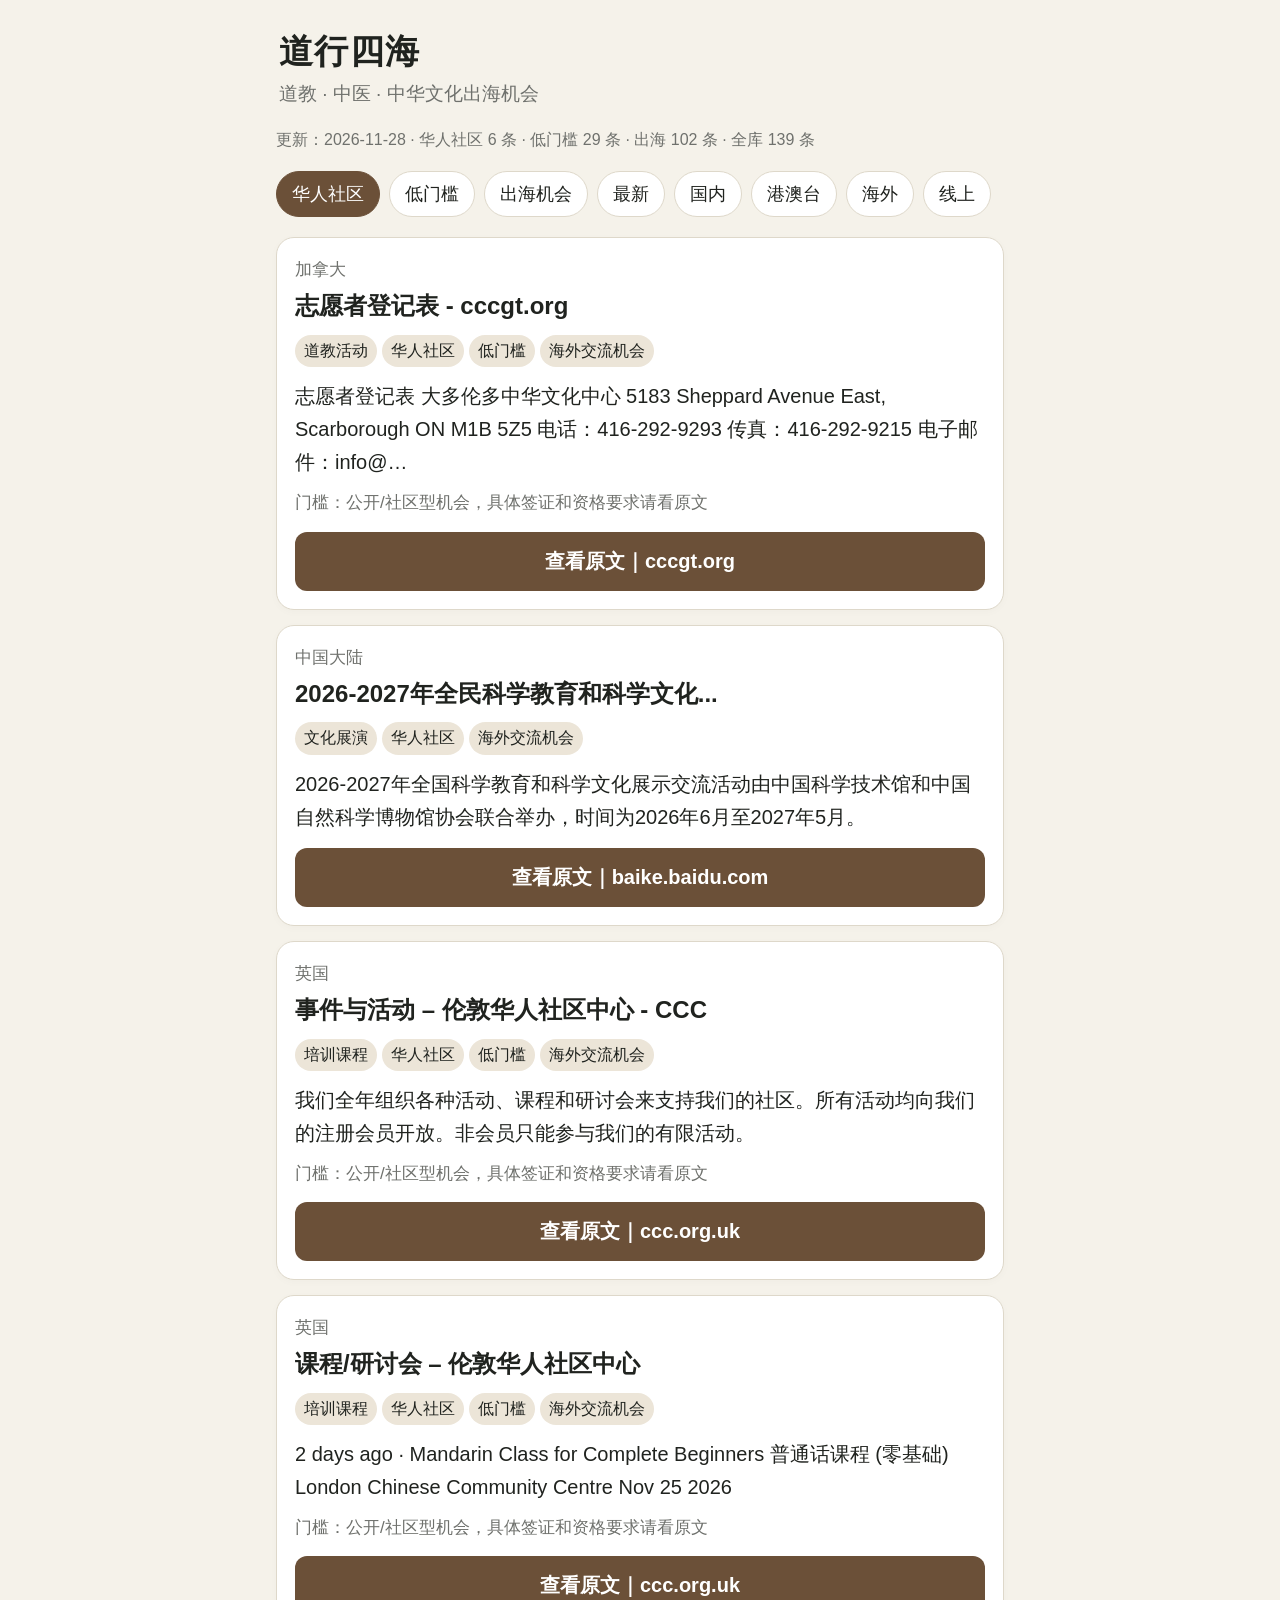
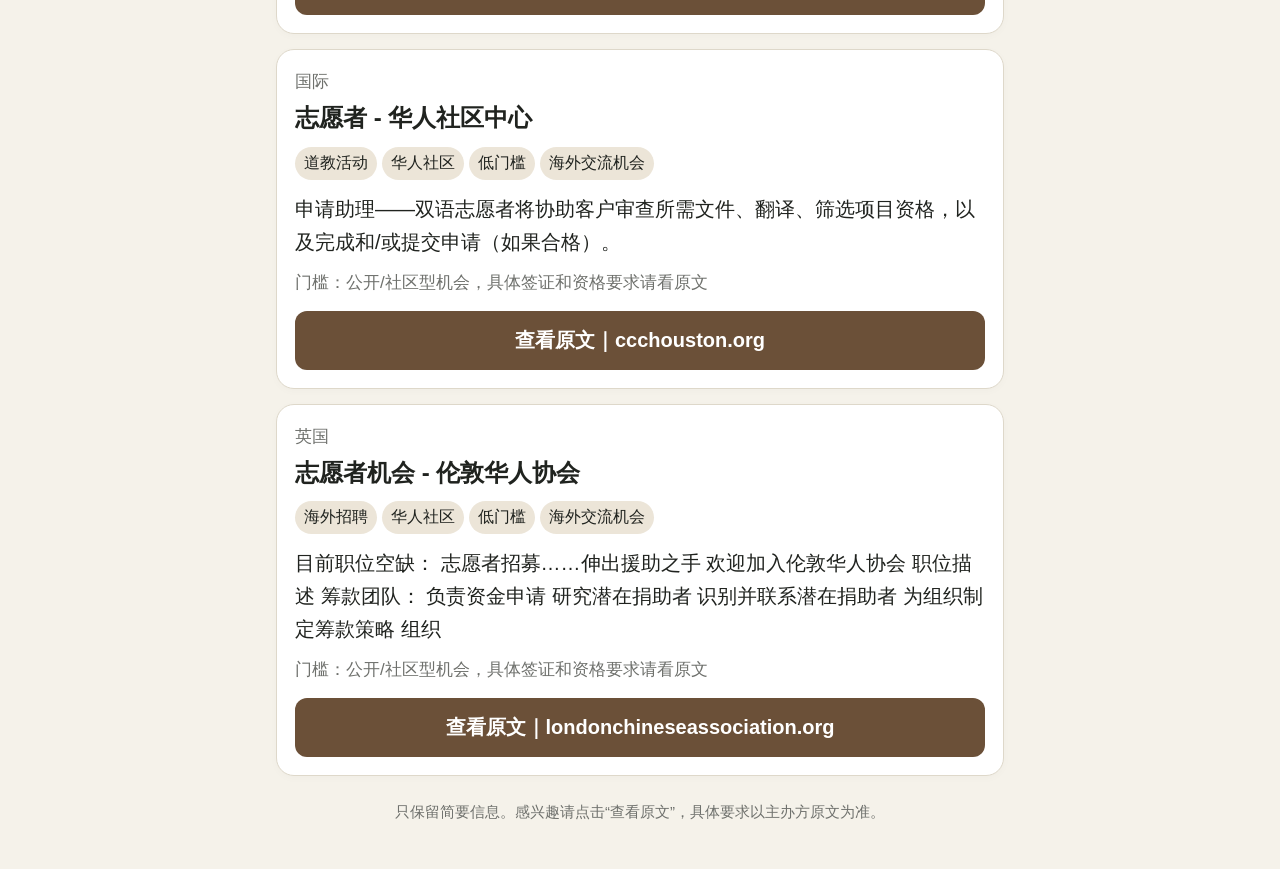
<file: dao-radar/site/index.html>
<!DOCTYPE html>
<html lang="zh-CN">
<head>
<meta charset="UTF-8">
<meta name="viewport" content="width=device-width,initial-scale=1,viewport-fit=cover">
<meta name="theme-color" content="#f5f2ea">
<title>道行四海｜道教·中医·中华文化出海机会</title>
<style>
:root{--bg:#f5f2ea;--card:#fff;--text:#20231f;--muted:#6f716d;--line:#ded8ca;--accent:#6b5038;--soft:#ece5d8;--warn:#8f3f32}
*{box-sizing:border-box}
body{margin:0;background:var(--bg);color:var(--text);font-family:-apple-system,BlinkMacSystemFont,"Segoe UI","PingFang SC","Microsoft YaHei",Arial,sans-serif;font-size:20px;line-height:1.65}
.wrap{max-width:760px;margin:auto;padding:22px 16px 44px}
header{padding:8px 3px 16px}
h1{font-size:34px;line-height:1.25;margin:0 0 5px;letter-spacing:.04em}
.sub{font-size:19px;color:var(--muted)}
.status{margin:2px 0 18px;color:var(--muted);font-size:16px}
.tabs{display:flex;gap:9px;overflow:auto;padding-bottom:4px;margin-bottom:16px}
.tab{border:1px solid var(--line);background:#fff;color:var(--text);font-size:18px;padding:10px 15px;border-radius:999px;white-space:nowrap}
.tab.active{background:var(--accent);color:#fff;border-color:var(--accent)}
.card{background:var(--card);border:1px solid var(--line);border-radius:18px;padding:18px;margin-bottom:15px;box-shadow:0 2px 8px rgba(0,0,0,.025)}
.meta{font-size:17px;color:var(--muted);margin-bottom:5px}
.title{font-size:24px;font-weight:750;line-height:1.45;margin-bottom:9px}
.badge{display:inline-block;background:var(--soft);font-size:16px;padding:3px 9px;border-radius:999px;margin:0 5px 6px 0}
.summary{margin:7px 0 10px}
.dates{font-size:18px}
.deadline{color:var(--warn);font-weight:650}
.source{display:block;text-decoration:none;text-align:center;background:var(--accent);color:#fff;padding:13px 14px;border-radius:12px;margin-top:14px;font-size:20px;font-weight:750}
.empty{text-align:center;color:var(--muted);padding:34px 0}
.foot{font-size:15px;color:var(--muted);text-align:center;margin-top:24px}
@media(max-width:420px){body{font-size:19px}.wrap{padding:18px 13px 36px}h1{font-size:31px}.title{font-size:23px}.card{padding:16px}}
</style>
</head>
<body>
<div class="wrap">
<header><h1>道行四海</h1><div class="sub">道教 · 中医 · 中华文化出海机会</div></header>
<div class="status" id="status">正在读取最新信息……</div>

<div class="tabs">
<button class="tab active" data-filter="华人社区">华人社区</button>
<button class="tab" data-filter="低门槛">低门槛</button>
<button class="tab" data-filter="出海机会">出海机会</button>
<button class="tab" data-filter="全部">最新</button>
<button class="tab" data-filter="国内">国内</button>
<button class="tab" data-filter="港澳台">港澳台</button>
<button class="tab" data-filter="海外">海外</button>
<button class="tab" data-filter="线上">线上</button>
</div>

<main id="list"></main>
<div class="foot">只保留简要信息。感兴趣请点击“查看原文”，具体要求以主办方原文为准。</div>
</div>

<script>
let allData=[], current='华人社区';
const esc=s=>String(s??'').replace(/[&<>"']/g,m=>({'&':'&amp;','<':'&lt;','>':'&gt;','"':'&quot;',"'":'&#039;'}[m]));

function render(){
 const items=current==='全部'?allData:(current==='华人社区'?allData.filter(x=>x.community_entry):(current==='低门槛'?allData.filter(x=>x.low_barrier):(current==='出海机会'?allData.filter(x=>x.outbound):allData.filter(x=>x.region===current))));
 const box=document.getElementById('list');
 if(!items.length){box.innerHTML='<div class="empty">暂时没有相关信息</div>';return;}
 box.innerHTML=items.map(x=>`<article class="card">
   <div class="meta">${esc(x.country||'国际')}${x.city?' · '+esc(x.city):''}</div>
   <div class="title">${esc(x.title_zh||x.title)}</div>
   ${x.type?`<span class="badge">${esc(x.type)}</span>`:''}${x.community_entry?`<span class="badge">华人社区</span>`:''}${x.low_barrier?`<span class="badge">低门槛</span>`:''}${x.outbound_action?`<span class="badge">${esc(x.outbound_action)}</span>`:''}
   <div class="summary">${esc(x.summary_zh||'')}</div>${x.barrier_note?`<div class="meta">门槛：${esc(x.barrier_note)}</div>`:''}
   <div class="dates">
     ${x.event_date?`📅 ${esc(x.event_date)}<br>`:''}
     ${x.deadline?`<span class="deadline">⏰ 截止：${esc(x.deadline)}</span>`:''}
   </div>
   <a class="source" href="${esc(x.source_url)}" target="_blank" rel="noopener">查看原文｜${esc(x.source_name||'原网站')}</a>
 </article>`).join('');
}

document.querySelectorAll('.tab').forEach(b=>b.onclick=()=>{
 document.querySelectorAll('.tab').forEach(x=>x.classList.remove('active'));
 b.classList.add('active'); current=b.dataset.filter; render();
});

fetch('./data.json?ts='+Date.now(),{cache:'no-store'})
 .then(r=>r.json())
 .then(d=>{
   allData=d.items||[];
   const outCount=allData.filter(x=>x.outbound).length; const lowCount=allData.filter(x=>x.low_barrier).length; const communityCount=allData.filter(x=>x.community_entry).length; document.getElementById('status').textContent=`更新：${d.updated_at||'—'} · 华人社区 ${communityCount} 条 · 低门槛 ${lowCount} 条 · 出海 ${outCount} 条 · 全库 ${allData.length} 条`;
   render();
 })
 .catch(()=>{
   document.getElementById('status').textContent='数据读取失败，请稍后刷新';
   document.getElementById('list').innerHTML='<div class="empty">暂时无法读取信息</div>';
 });
</script>
</body>
</html>
</file>
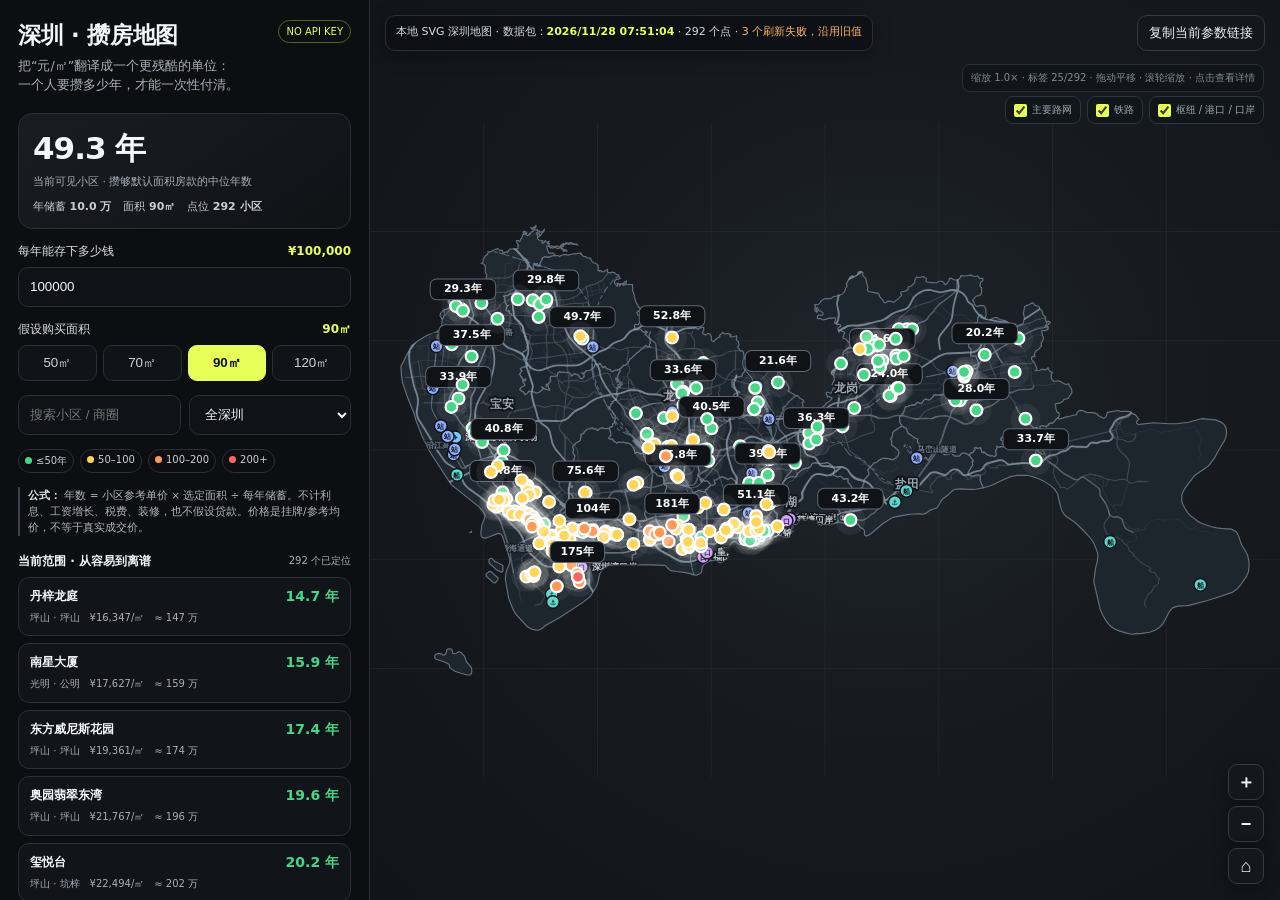
<file: dao-radar/site/shenzhen-save-years-map/index.html>
<!doctype html>
<!-- shenzhen-map-deploy-stamp: transport-v1 -->
<html lang="zh-CN">
<head>
  <meta charset="utf-8" />
  <meta name="viewport" content="width=device-width,initial-scale=1" />
  <meta name="theme-color" content="#101114" />
  <title>深圳 · 攒房地图</title>
  <meta name="description" content="把深圳小区参考房价换算成：每年存下一定金额，需要攒多少年才能付清整套房款。" />
  <style>
    :root{--bg:#0d0f12;--panel:#15181d;--panel2:#1b1f25;--text:#f5f7fa;--muted:#a9b0bb;--line:#2a3038;--accent:#e7ff59;--green:#46d685;--yellow:#ffd557;--orange:#ff9955;--red:#ff6464;--pink:#ff79b8}
    *{box-sizing:border-box} html,body{height:100%;margin:0;background:var(--bg);color:var(--text);font-family:Inter,"PingFang SC","Microsoft YaHei",system-ui,sans-serif}
    body{overflow:hidden}.app{height:100%;display:grid;grid-template-columns:370px 1fr}.sidebar{z-index:500;height:100%;overflow:auto;padding:20px 18px;background:rgba(13,15,18,.97);border-right:1px solid var(--line)}
    .brand{display:flex;align-items:flex-start;justify-content:space-between;gap:12px}.brand h1{font-size:23px;margin:0 0 5px;letter-spacing:-.3px}.brand p{margin:0;color:var(--muted);font-size:12.5px;line-height:1.55}.badge{font-size:10px;padding:5px 7px;border:1px solid #59621a;color:var(--accent);border-radius:99px;white-space:nowrap}
    .hero{margin:18px 0 14px;padding:14px;border:1px solid var(--line);border-radius:14px;background:linear-gradient(145deg,#191d22,#101216)}.hero .big{font-size:31px;font-weight:800;letter-spacing:-1px}.hero .sub{font-size:11px;color:var(--muted);margin-top:4px}.hero .meta{display:flex;gap:12px;flex-wrap:wrap;margin-top:10px;font-size:11px;color:#c9ced6}
    .control{margin:14px 0}.labelrow{display:flex;align-items:center;justify-content:space-between;margin-bottom:7px}.labelrow label{font-size:12px;color:#d9dde3}.labelrow output{font-size:12px;color:var(--accent);font-weight:700}.input,.select{width:100%;height:40px;border-radius:10px;border:1px solid var(--line);background:#0f1216;color:var(--text);padding:0 11px;outline:none}.input:focus,.select:focus{border-color:#69722d}
    .seg{display:grid;grid-template-columns:repeat(4,1fr);gap:6px}.seg button{border:1px solid var(--line);background:#101318;color:#cfd4db;border-radius:9px;padding:8px 4px;cursor:pointer}.seg button.active{background:var(--accent);color:#111;border-color:var(--accent);font-weight:800}.two{display:grid;grid-template-columns:1fr 1fr;gap:8px}
    .legend{display:flex;gap:6px;flex-wrap:wrap;margin-top:9px}.leg{font-size:10px;border:1px solid var(--line);border-radius:999px;padding:4px 6px;color:#c8ced6}.dot{display:inline-block;width:7px;height:7px;border-radius:50%;margin-right:4px}
    .notice{font-size:10.5px;line-height:1.55;color:#aeb5be;border-left:2px solid #3c424d;padding-left:8px;margin:14px 0}.notice b{color:#e4e8ed}.rowhead{display:flex;align-items:center;justify-content:space-between;margin:17px 0 7px}.rowhead h2{font-size:12px;margin:0}.rowhead span{font-size:10px;color:var(--muted)}
    .list{display:flex;flex-direction:column;gap:7px;padding-bottom:18px}.card{border:1px solid var(--line);background:#111419;border-radius:11px;padding:10px 11px;cursor:pointer;transition:.15s}.card:hover{border-color:#4b535f;transform:translateY(-1px)}.cardtop{display:flex;justify-content:space-between;gap:10px}.name{font-size:12px;font-weight:700}.years{font-weight:900;font-size:14px}.tiny{font-size:10px;color:var(--muted);margin-top:5px;line-height:1.45}
    .footer{font-size:10px;color:#737b86;padding:4px 0 20px}.footer a{color:#a8b08f}.mapwrap{position:relative;min-width:0}.map{height:100%;width:100%;background:#17191e}.maptop{position:absolute;z-index:450;top:15px;left:15px;right:15px;display:flex;gap:8px;pointer-events:none}.maptop>*{pointer-events:auto}.status{background:rgba(14,16,20,.92);backdrop-filter:blur(8px);border:1px solid #2a3038;border-radius:10px;padding:8px 10px;font-size:11px;color:#d8dde4;box-shadow:0 4px 20px #0005}.status strong{color:var(--accent)}.share{margin-left:auto;border:1px solid #343b45;border-radius:10px;background:#14171c;color:#edf0f4;padding:8px 11px;cursor:pointer}
    .popgrid{display:grid;grid-template-columns:1fr auto;gap:5px 12px;font-size:11px}.popgrid span:nth-child(odd){color:#929aa5}.stale{color:#ffb56b}.fresh{color:#70df9a}
    @media(max-width:760px){body{overflow:auto}.app{display:block;height:auto}.sidebar{height:auto;border-right:0;border-bottom:1px solid var(--line);padding:15px}.mapwrap{height:63vh}.maptop{top:10px;left:10px;right:10px}.status{max-width:73%;font-size:10px}.share{font-size:10px}.hero{margin-top:13px}}
  
    .map{position:relative;overflow:hidden;background:
      radial-gradient(circle at 56% 45%,#20262d 0,#171b20 42%,#111419 100%)}
    .city-svg{display:block;width:100%;height:100%;touch-action:none;user-select:none;cursor:grab}
    .city-svg.dragging{cursor:grabbing}
    .district-shape{fill:#202830;stroke:#64707d;stroke-width:1.15;vector-effect:non-scaling-stroke;transition:fill .15s,stroke .15s}
    .district-shape:hover{fill:#28333d;stroke:#8d9aa8}
    .district-label{fill:#9ea8b3;font-size:13px;font-weight:700;text-anchor:middle;dominant-baseline:middle;pointer-events:none;paint-order:stroke;stroke:#111419;stroke-width:4px;stroke-linejoin:round}
    .community-marker{cursor:pointer}
    .community-dot{stroke:#fff;stroke-width:2.2;vector-effect:non-scaling-stroke}
    .community-halo{fill:none;stroke:#fff;stroke-width:8;opacity:.06;vector-effect:non-scaling-stroke}
    .community-tag{pointer-events:none;display:none}
    .community-tag.auto-visible,.community-marker:hover .community-tag,.community-marker.selected .community-tag{display:block}
    .community-tag-bg{fill:#0f1318;stroke:#5e6874;stroke-width:1;vector-effect:non-scaling-stroke}
    .community-tag-text{fill:#fff;font-size:12px;font-weight:900;text-anchor:middle;dominant-baseline:middle;paint-order:stroke;stroke:#0f1318;stroke-width:2px}
    .community-marker.selected .community-dot{stroke:var(--accent);stroke-width:4}
    .community-marker.selected .community-tag-bg{stroke:var(--accent);stroke-width:2}
    .map-grid line{stroke:#2a3139;stroke-width:1;opacity:.5;vector-effect:non-scaling-stroke}
    .road{fill:none;vector-effect:non-scaling-stroke;stroke-linecap:round;stroke-linejoin:round}
    .road-secondary{stroke:#4b5661;stroke-width:.75;opacity:.34}
    .road-primary{stroke:#66727e;stroke-width:1.05;opacity:.46}
    .road-trunk{stroke:#7c8997;stroke-width:1.35;opacity:.58}
    .road-motorway{stroke:#98a7b7;stroke-width:1.7;opacity:.70}
    .rail-line{fill:none;stroke:#71859a;stroke-width:1.05;stroke-dasharray:4 3;opacity:.68;vector-effect:non-scaling-stroke}
    .road-label{fill:#8a96a2;font-size:9px;font-weight:600;text-anchor:middle;dominant-baseline:middle;paint-order:stroke;stroke:#151a20;stroke-width:3px;stroke-linejoin:round;pointer-events:none;opacity:.72}
    .context-poi{cursor:default}
    .context-poi-core{stroke:#101419;stroke-width:1.5;vector-effect:non-scaling-stroke}
    .context-poi-icon{fill:#0e1216;font-size:8px;font-weight:900;text-anchor:middle;dominant-baseline:central;pointer-events:none}
    .context-poi-label{fill:#c8d0d9;font-size:10px;font-weight:700;dominant-baseline:middle;paint-order:stroke;stroke:#11161b;stroke-width:3px;stroke-linejoin:round;pointer-events:none}
    .context-poi.airport .context-poi-core{fill:#74c9ff}.context-poi.rail .context-poi-core{fill:#91adff}.context-poi.port .context-poi-core,.context-poi.ferry .context-poi-core{fill:#5dd7ca}.context-poi.border .context-poi-core{fill:#d09cff}
    .layerctl{position:absolute;z-index:460;right:16px;top:96px;display:flex;gap:6px;flex-wrap:wrap;justify-content:flex-end;max-width:360px}
    .layerctl label{display:flex;align-items:center;gap:5px;background:#11161bcc;border:1px solid #2d3540;border-radius:8px;padding:6px 8px;color:#9ea8b3;font-size:10px;cursor:pointer;backdrop-filter:blur(8px)}
    .layerctl input{accent-color:var(--accent);margin:0}
    .zoomctl{position:absolute;z-index:460;right:16px;bottom:16px;display:flex;flex-direction:column;gap:6px}
    .zoomctl button{width:36px;height:36px;border:1px solid #343b45;border-radius:9px;background:#14181d;color:#f3f5f7;font-size:18px;font-weight:700;cursor:pointer;box-shadow:0 4px 16px #0005}
    .zoomctl button:hover{border-color:#67717d}
    .map-popup{position:absolute;z-index:470;left:16px;bottom:16px;width:min(330px,calc(100% - 92px));background:rgba(14,17,21,.96);border:1px solid #39424c;border-radius:13px;padding:13px 14px;box-shadow:0 12px 40px #0009;backdrop-filter:blur(10px)}
    .map-popup[hidden]{display:none}
    .map-popup .close{position:absolute;right:9px;top:8px;border:0;background:transparent;color:#9099a4;font-size:18px;cursor:pointer}
    .map-popup h3{margin:0 25px 9px 0;font-size:15px}
    .map-popup .popgrid{display:grid;grid-template-columns:1fr auto;gap:5px 12px;font-size:11px}
    .map-popup .popgrid span:nth-child(odd){color:#929aa5}
    .map-popup a{display:inline-block;margin-top:9px;color:var(--accent);font-size:10px}
    .map-empty{position:absolute;inset:0;display:grid;place-items:center;color:#8d96a1;font-size:12px;pointer-events:none}
    .map-hint{position:absolute;z-index:440;right:16px;top:64px;color:#7f8994;font-size:10px;background:#11151acc;border:1px solid #293039;border-radius:8px;padding:6px 8px}

  </style>
</head>
<body>
<div class="app">
  <aside class="sidebar">
    <div class="brand"><div><h1>深圳 · 攒房地图</h1><p>把“元/㎡”翻译成一个更残酷的单位：<br>一个人要攒多少年，才能一次性付清。</p></div><span class="badge">NO API KEY</span></div>
    <section class="hero"><div class="big" id="cityMedian">— 年</div><div class="sub">当前可见小区 · 攒够默认面积房款的中位年数</div><div class="meta"><span>年储蓄 <b id="annualSaving">10.0 万</b></span><span>面积 <b id="areaMeta">90㎡</b></span><span>点位 <b id="countMeta">—</b></span></div></section>
    <div class="control"><div class="labelrow"><label for="saving">每年能存下多少钱</label><output id="savingOut">¥100,000</output></div><input id="saving" class="input" type="number" min="10000" step="10000" value="100000"></div>
    <div class="control"><div class="labelrow"><label>假设购买面积</label><output id="areaOut">90㎡</output></div><div class="seg" id="areaSeg"><button data-v="50">50㎡</button><button data-v="70">70㎡</button><button data-v="90" class="active">90㎡</button><button data-v="120">120㎡</button></div></div>
    <div class="control two"><input id="search" class="input" placeholder="搜索小区 / 商圈"><select id="district" class="select"><option value="">全深圳</option></select></div>
    <div class="legend"><span class="leg"><i class="dot" style="background:var(--green)"></i>≤50年</span><span class="leg"><i class="dot" style="background:var(--yellow)"></i>50–100</span><span class="leg"><i class="dot" style="background:var(--orange)"></i>100–200</span><span class="leg"><i class="dot" style="background:var(--red)"></i>200+</span></div>
    <div class="notice"><b>公式：</b> 年数 = 小区参考单价 × 选定面积 ÷ 每年储蓄。不计利息、工资增长、税费、装修，也不假设贷款。价格是挂牌/参考均价，不等于真实成交价。</div>
    <div class="rowhead"><h2>当前范围 · 从容易到离谱</h2><span id="sortMeta"></span></div><div id="list" class="list"></div>
    <div class="footer">右侧地图使用仓库内置深圳行政区边界 SVG；主要路网、铁路与交通设施来自 OpenStreetMap contributors 的静态数据包，不依赖在线地图瓦片或地图 API。边界与坐标仅用于可视化。项目不构成购房或投资建议。</div>
  </aside>
  <main class="mapwrap">
    <div id="map" class="map">
      <svg id="citySvg" class="city-svg" viewBox="0 0 1000 720" preserveAspectRatio="xMidYMid meet" aria-label="深圳小区攒房地图">
        <defs><clipPath id="cityClip"></clipPath></defs>
        <g id="gridLayer" class="map-grid"></g>
        <g id="districtLayer"></g>
        <g id="roadLayer" clip-path="url(#cityClip)"></g>
        <g id="railLayer" clip-path="url(#cityClip)"></g>
        <g id="roadLabelLayer" clip-path="url(#cityClip)"></g>
        <g id="districtLabelLayer"></g>
        <g id="contextPoiLayer" clip-path="url(#cityClip)"></g>
        <g id="markerLayer"></g>
      </svg>
      
    </div>
    <div class="maptop"><div class="status" id="status">正在读取数据…</div><button class="share" id="share">复制当前参数链接</button></div>
    <div class="map-hint" id="mapHint">拖动平移 · 滚轮缩放 · 点击点位看详情</div>
    <div class="layerctl">
      <label><input type="checkbox" id="toggleRoads" checked>主要路网</label>
      <label><input type="checkbox" id="toggleRail" checked>铁路</label>
      <label><input type="checkbox" id="togglePoi" checked>枢纽 / 港口 / 口岸</label>
    </div>
    <div class="zoomctl"><button id="zoomIn" title="放大">＋</button><button id="zoomOut" title="缩小">−</button><button id="zoomHome" title="全深圳">⌂</button></div>
    <div id="mapPopup" class="map-popup" hidden></div>
  </main>
</div>
<script src="data/communities.js"></script>
<script src="data/shenzhen-boundary.js"></script>
<script src="data/transport_context.js"></script>
<script>
(()=>{
  const DATA=window.HOUSING_DATA||{meta:{},communities:[]};
  const GEO=window.SHENZHEN_GEO||{features:[]};
  const TRANSPORT=window.SHENZHEN_TRANSPORT||{meta:{},roads:[],rails:[],road_labels:[],pois:[]};
  const $=s=>document.querySelector(s);
  const esc=s=>String(s??'').replace(/[&<>"']/g,c=>({'&':'&amp;','<':'&lt;','>':'&gt;','"':'&quot;',"'":'&#39;'}[c]));
  const fmt=n=>new Intl.NumberFormat('zh-CN').format(Math.round(n));
  const qs=new URLSearchParams(location.search);
  let area=Math.max(20,Math.min(300,Number(qs.get('area'))||DATA.meta.default_area_sqm||90));
  let saving=Math.max(10000,Number(qs.get('annual'))||DATA.meta.default_annual_savings||100000);
  let selectedId=null,currentRowCount=0,currentRows=[];

  $('#saving').value=saving;
  const preset=[...document.querySelectorAll('#areaSeg button')];
  preset.forEach(b=>b.classList.toggle('active',Number(b.dataset.v)===area));
  const districts=[...new Set(DATA.communities.map(x=>x.district).filter(Boolean))].sort((a,b)=>a.localeCompare(b,'zh-CN'));
  districts.forEach(d=>$('#district').insertAdjacentHTML('beforeend',`<option>${esc(d)}</option>`));

  const svg=$('#citySvg'), NS='http://www.w3.org/2000/svg';
  const SVG_W=1000,SVG_H=720,PAD=34;
  let bbox={minLng:113.72,maxLng:114.62,minLat:22.36,maxLat:22.88};
  let scale=1,offX=0,offY=0;
  let view={x:0,y:0,w:SVG_W,h:SVG_H};
  const homeView={x:0,y:0,w:SVG_W,h:SVG_H};

  function allCoords(){
    const out=[];
    const walk=v=>{
      if(Array.isArray(v)&&v.length>=2&&typeof v[0]==='number'&&typeof v[1]==='number') out.push(v);
      else if(Array.isArray(v)) v.forEach(walk);
    };
    GEO.features.forEach(f=>walk(f.geometry&&f.geometry.coordinates));
    return out;
  }
  function initProjection(){
    const pts=allCoords();
    if(!pts.length){return false}
    bbox={minLng:Infinity,maxLng:-Infinity,minLat:Infinity,maxLat:-Infinity};
    pts.forEach(([lng,lat])=>{bbox.minLng=Math.min(bbox.minLng,lng);bbox.maxLng=Math.max(bbox.maxLng,lng);bbox.minLat=Math.min(bbox.minLat,lat);bbox.maxLat=Math.max(bbox.maxLat,lat)});
    const sx=(SVG_W-PAD*2)/(bbox.maxLng-bbox.minLng), sy=(SVG_H-PAD*2)/(bbox.maxLat-bbox.minLat);
    scale=Math.min(sx,sy);
    const usedW=(bbox.maxLng-bbox.minLng)*scale, usedH=(bbox.maxLat-bbox.minLat)*scale;
    offX=(SVG_W-usedW)/2; offY=(SVG_H-usedH)/2;
    return true;
  }
  function project(lng,lat){return [offX+(lng-bbox.minLng)*scale,offY+(bbox.maxLat-lat)*scale]}
  function pathForGeometry(g){
    if(!g||!g.coordinates)return '';
    const polys=g.type==='Polygon'?[g.coordinates]:g.coordinates;
    let d='';
    polys.forEach(poly=>poly.forEach(ring=>{
      ring.forEach((pt,i)=>{const [x,y]=project(pt[0],pt[1]);d+=(i?'L':'M')+x.toFixed(2)+' '+y.toFixed(2)});
      d+='Z';
    }));
    return d;
  }
  function el(tag,attrs={}){
    const n=document.createElementNS(NS,tag);
    Object.entries(attrs).forEach(([k,v])=>n.setAttribute(k,String(v)));
    return n;
  }
  function drawBase(){
    if(!initProjection())return;
    const grid=$('#gridLayer');
    for(let i=1;i<8;i++){grid.appendChild(el('line',{x1:i*125,y1:0,x2:i*125,y2:SVG_H}));}
    for(let i=1;i<6;i++){grid.appendChild(el('line',{x1:0,y1:i*120,x2:SVG_W,y2:i*120}));}

    const clip=$('#cityClip');clip.replaceChildren();
    GEO.features.forEach((f,i)=>{
      const d=pathForGeometry(f.geometry);
      const p=el('path',{d,class:'district-shape','fill-rule':'evenodd','data-name':f.properties?.name||''});
      p.style.fill=i%2?'#202830':'#1d252d';
      $('#districtLayer').appendChild(p);
      clip.appendChild(el('path',{d,'fill-rule':'evenodd','clip-rule':'evenodd'}));
      const c=f.properties?.centroid||f.properties?.center;
      if(c){const [x,y]=project(c[0],c[1]);const t=el('text',{x,y,class:'district-label'});t.textContent=(f.properties.name||'').replace('区','');$('#districtLabelLayer').appendChild(t);}
    });
  }

  function linePath(lines){
    let d='';
    for(const line of lines){
      const pts=line.p||[];
      pts.forEach((pt,i)=>{const [x,y]=project(pt[0],pt[1]);d+=(i?'L':'M')+x.toFixed(1)+' '+y.toFixed(1)});
    }
    return d;
  }

  function shortRoadName(name){
    let n=String(name||'').trim();
    if(/[\u4e00-\u9fff]/.test(n))n=n.replace(/\s+[A-Za-z].*$/,'');
    return n.length>15?n.slice(0,14)+'…':n;
  }

  function drawTransport(){
    const byClass={motorway:[],trunk:[],primary:[],secondary:[]};
    for(const r of TRANSPORT.roads||[]){if(byClass[r.c])byClass[r.c].push(r)}
    const roadLayer=$('#roadLayer');roadLayer.replaceChildren();
    for(const cls of ['secondary','primary','trunk','motorway']){
      if(!byClass[cls].length)continue;
      roadLayer.appendChild(el('path',{d:linePath(byClass[cls]),class:'road road-'+cls}));
    }

    const railLayer=$('#railLayer');railLayer.replaceChildren();
    if((TRANSPORT.rails||[]).length)railLayer.appendChild(el('path',{d:linePath(TRANSPORT.rails),class:'rail-line'}));

    const rl=$('#roadLabelLayer');rl.replaceChildren();
    (TRANSPORT.road_labels||[]).forEach((r,i)=>{
      const [x,y]=project(r.p[0],r.p[1]);
      const t=el('text',{x,y,class:'road-label','data-rank':i,'data-x':x,'data-y':y});
      t.textContent=shortRoadName(r.n);rl.appendChild(t);
    });

    const pl=$('#contextPoiLayer');pl.replaceChildren();
    const icon={airport:'✈',rail:'站',port:'⚓',ferry:'船',border:'口'};
    (TRANSPORT.pois||[]).forEach(p=>{
      const [x,y]=project(p.p[0],p.p[1]);
      const g=el('g',{class:'context-poi '+p.t,'data-x':x,'data-y':y,'data-priority':p.q||50,transform:`translate(${x} ${y})`});
      const c=el('circle',{r:7,class:'context-poi-core'});
      const it=el('text',{x:0,y:.5,class:'context-poi-icon'});it.textContent=icon[p.t]||'•';
      const label=el('text',{x:11,y:0,class:'context-poi-label'});label.textContent=p.n;
      const title=el('title');title.textContent=p.n;
      g.append(c,it,label,title);pl.appendChild(g);
    });
  }

  function years(c){return c.unit_price*area/saving}
  function color(y){return y<=50?'#46d685':y<=100?'#ffd557':y<=200?'#ff9955':'#ff6464'}
  function filters(){
    const q=$('#search').value.trim().toLowerCase(),d=$('#district').value;
    return DATA.communities.filter(c=>(!d||c.district===d)&&(!q||[c.name,c.district,c.subdistrict,c.address].join(' ').toLowerCase().includes(q))&&Number.isFinite(c.lat)&&Number.isFinite(c.lng)&&Number(c.unit_price)>0)
  }
  function ageClass(c){
    if(!c.last_success_at)return 'stale';
    const age=(Date.now()-Date.parse(c.last_success_at))/86400000;
    return age<45?'fresh':'stale'
  }
  function updateURL(){
    const q=new URLSearchParams(location.search);
    q.set('area',area);q.set('annual',Math.round(saving));q.delete('saving');
    history.replaceState(null,'','?'+q.toString())
  }
  function setView(v,animate=false){
    const minW=130,maxW=SVG_W*1.45,ratio=SVG_H/SVG_W;
    let w=Math.max(minW,Math.min(maxW,v.w)),h=w*ratio;
    let x=v.x,y=v.y;
    x=Math.max(-160,Math.min(SVG_W-w+160,x));
    y=Math.max(-120,Math.min(SVG_H-h+120,y));
    view={x,y,w,h};
    svg.style.transition=animate?'viewBox .18s ease':'none';
    svg.setAttribute('viewBox',`${x} ${y} ${w} ${h}`);
    requestAnimationFrame(refreshViewportVisuals);
  }
  function zoomAt(factor,cx=view.x+view.w/2,cy=view.y+view.h/2){
    const nw=view.w*factor,nh=nw*(SVG_H/SVG_W);
    const rx=(cx-view.x)/view.w,ry=(cy-view.y)/(view.w*(SVG_H/SVG_W));
    setView({x:cx-rx*nw,y:cy-ry*nh,w:nw,h:nh});
  }
  function screenToSvg(clientX,clientY){
    const r=svg.getBoundingClientRect();
    return [view.x+(clientX-r.left)/r.width*view.w,view.y+(clientY-r.top)/r.height*(view.w*(SVG_H/SVG_W))]
  }
  function markerZoom(){
    return Math.max(.68,Math.min(7.7,SVG_W/view.w));
  }

  function pointToScreen(x,y){
    const m=svg.getScreenCTM();
    if(m&&typeof DOMPoint!=='undefined'){
      const p=new DOMPoint(x,y).matrixTransform(m);
      return [p.x,p.y];
    }
    const r=svg.getBoundingClientRect();
    return [r.left+(x-view.x)/view.w*r.width,r.top+(y-view.y)/view.h*r.height];
  }

  function boxesOverlap(a,b,pad=5){
    return !(a.r+pad<b.l||b.r+pad<a.l||a.b+pad<b.t||b.b+pad<a.t);
  }

  function refreshViewportVisuals(){
    const z=markerZoom(),inv=1/z;
    const markers=[...document.querySelectorAll('.community-marker')];
    markers.forEach(g=>{
      const x=Number(g.dataset.x),y=Number(g.dataset.y);
      g.setAttribute('transform',`translate(${x} ${y}) scale(${inv})`);
      const tag=g.querySelector('.community-tag');
      if(tag)tag.classList.remove('auto-visible');
    });

    document.querySelectorAll('.district-label').forEach(t=>{
      t.style.fontSize=(13*inv)+'px';
      t.style.strokeWidth=(4*inv)+'px';
    });

    const roadLabelLimit=z<1.15?8:z<1.7?16:z<2.5?26:36;
    document.querySelectorAll('.road-label').forEach(t=>{
      const rank=Number(t.dataset.rank)||0;
      t.style.display=rank<roadLabelLimit?'':'none';
      t.style.fontSize=(9*inv)+'px';
      t.style.strokeWidth=(3*inv)+'px';
    });
    document.querySelectorAll('.context-poi').forEach(g=>{
      const x=Number(g.dataset.x),y=Number(g.dataset.y),q=Number(g.dataset.priority)||50;
      g.setAttribute('transform',`translate(${x} ${y}) scale(${inv})`);
      const label=g.querySelector('.context-poi-label');
      if(label)label.style.display=(q>=90||(z>=1.35&&q>=82)||(z>=2.1&&q>=68)||(z>=3.2))?'':'none';
    });

    const r=svg.getBoundingClientRect();
    const viewport={l:r.left+6,t:r.top+6,r:r.right-6,b:r.bottom-6};
    const center=[r.left+r.width/2,r.top+r.height/2];
    const candidates=markers.map(g=>{
      const x=Number(g.dataset.x),y=Number(g.dataset.y);
      const [sx,sy]=pointToScreen(x,y);
      const labelW=Number(g.dataset.labelw)||54;
      return {g,sx,sy,labelW,d2:(sx-center[0])**2+(sy-center[1])**2,selected:g.dataset.id===selectedId};
    }).filter(o=>o.sx>=viewport.l-80&&o.sx<=viewport.r+80&&o.sy>=viewport.t-60&&o.sy<=viewport.b+60);

    candidates.sort((a,b)=>(b.selected-a.selected)||(a.d2-b.d2));
    const accepted=[];
    const maxLabels=z<1.15?34:z<1.6?55:z<2.2?90:z<3.2?145:z<4.5?210:9999;
    for(const o of candidates){
      if(accepted.length>=maxLabels&&!o.selected)continue;
      const box={l:o.sx-o.labelW/2-3,r:o.sx+o.labelW/2+3,t:o.sy-43,b:o.sy-13};
      if(box.l<viewport.l||box.r>viewport.r||box.t<viewport.t||box.b>viewport.b){if(!o.selected)continue;}
      if(!o.selected&&accepted.some(a=>boxesOverlap(box,a.box)))continue;
      const tag=o.g.querySelector('.community-tag');
      if(tag)tag.classList.add('auto-visible');
      accepted.push({...o,box});
    }

    const hint=$('#mapHint');
    if(hint)hint.textContent=`缩放 ${z.toFixed(1)}× · 标签 ${accepted.length}/${currentRowCount} · 拖动平移 · 滚轮缩放 · 点击查看详情`;
  }
  function showPopup(c){
    selectedId=c.id;
    document.querySelectorAll('.community-marker').forEach(n=>n.classList.toggle('selected',n.dataset.id===c.id));
    requestAnimationFrame(refreshViewportVisuals);
    const y=years(c),total=c.unit_price*area;
    $('#mapPopup').innerHTML=`<button class="close" aria-label="关闭">×</button><h3>${esc(c.name)}</h3><div class="popgrid"><span>折算年数</span><b style="color:${color(y)}">${y.toFixed(1)} 年</b><span>参考单价</span><b>¥${fmt(c.unit_price)}/㎡</b><span>假设面积</span><b>${area}㎡</b><span>估算总价</span><b>¥${(total/10000).toFixed(0)}万</b><span>每年储蓄</span><b>¥${fmt(saving)}</b><span>数据期</span><b class="${ageClass(c)}">${esc(c.price_period||'未知')}</b><span>区域</span><b>${esc(c.district||'')} · ${esc(c.subdistrict||'')}</b></div>${c.source_url?`<a href="${encodeURI(c.source_url)}" target="_blank" rel="noopener noreferrer">查看价格来源 ↗</a>`:''}`;
    $('#mapPopup').hidden=false;
    $('#mapPopup .close').onclick=()=>{selectedId=null;$('#mapPopup').hidden=true;document.querySelectorAll('.community-marker').forEach(n=>n.classList.remove('selected'));requestAnimationFrame(refreshViewportVisuals)}
  }
  function focusCommunity(id){
    const c=DATA.communities.find(x=>x.id===id);if(!c)return;
    const [x,y]=project(c.lng,c.lat),w=300,h=w*(SVG_H/SVG_W);
    setView({x:x-w/2,y:y-h/2,w},true);
    showPopup(c);
  }
  function drawMarkers(rows){
    const layer=$('#markerLayer');layer.replaceChildren();
    currentRowCount=rows.length;
    currentRows=rows;
    rows.forEach(c=>{
      const [x,y]=project(c.lng,c.lat),yr=years(c),g=el('g',{class:'community-marker','data-id':c.id,'data-x':x,'data-y':y,transform:`translate(${x} ${y})`});
      const halo=el('circle',{r:12,class:'community-halo'});
      const dot=el('circle',{r:6.5,class:'community-dot',fill:color(yr)});
      g.append(halo,dot);
      {
        const txt=yr.toFixed(yr<100?1:0)+'年',w=Math.max(42,txt.length*12+12);
        g.dataset.labelw=String(w);
        const rect=el('rect',{x:-w/2,y:-35,width:w,height:23,rx:7,ry:7,class:'community-tag-bg'});
        const text=el('text',{x:0,y:-23.5,class:'community-tag-text'});text.textContent=txt;
        const stem=el('line',{x1:0,y1:-12,x2:0,y2:-7,stroke:'#707a85','stroke-width':1});
        const tag=el('g',{class:'community-tag'});tag.append(rect,stem,text);g.appendChild(tag);
      }
      g.onclick=e=>{e.stopPropagation();showPopup(c)};
      layer.appendChild(g);
    });
    requestAnimationFrame(refreshViewportVisuals);
  }

  function render(){
    updateURL();
    $('#savingOut').textContent='¥'+fmt(saving);
    $('#annualSaving').textContent=(saving/10000).toFixed(1)+' 万';
    $('#areaOut').textContent=area+'㎡';$('#areaMeta').textContent=area+'㎡';
    const rows=filters().sort((a,b)=>years(a)-years(b));
    $('#countMeta').textContent=rows.length+' 小区';$('#sortMeta').textContent=rows.length+' 个已定位';
    const ys=rows.map(years).sort((a,b)=>a-b);
    const med=ys.length?(ys[Math.floor((ys.length-1)/2)]+ys[Math.floor(ys.length/2)])/2:0;
    $('#cityMedian').textContent=ys.length?med.toFixed(1)+' 年':'— 年';
    drawMarkers(rows);
    $('#list').innerHTML=rows.slice(0,30).map(c=>{const y=years(c),total=c.unit_price*area;return `<div class="card" data-id="${esc(c.id)}"><div class="cardtop"><span class="name">${esc(c.name)}</span><span class="years" style="color:${color(y)}">${y.toFixed(1)} 年</span></div><div class="tiny">${esc(c.district)} · ${esc(c.subdistrict||'')}　¥${fmt(c.unit_price)}/㎡　≈ ${(total/10000).toFixed(0)} 万</div></div>`}).join('')||'<div class="tiny">没有匹配的小区。</div>';
    document.querySelectorAll('.card').forEach(n=>n.onclick=()=>focusCommunity(n.dataset.id));
    const gen=DATA.meta.generated_at?new Date(DATA.meta.generated_at).toLocaleString('zh-CN',{hour12:false}):'未知';
    const failures=DATA.meta.last_run_failures||0;
    $('#status').innerHTML=`本地 SVG 深圳地图 · 数据包：<strong>${esc(gen)}</strong> · ${DATA.communities.length} 个点${failures?` · <span class="stale">${failures} 个刷新失败，沿用旧值</span>`:''}`;
    if(selectedId){const c=DATA.communities.find(x=>x.id===selectedId);if(c)showPopup(c)}
  }

  drawBase();
  drawTransport();
  setView(homeView);

  $('#saving').addEventListener('input',e=>{saving=Math.max(10000,Number(e.target.value)||100000);render()});
  preset.forEach(b=>b.onclick=()=>{area=Number(b.dataset.v);preset.forEach(x=>x.classList.toggle('active',x===b));render()});
  $('#search').oninput=render;$('#district').onchange=render;
  $('#zoomIn').onclick=()=>zoomAt(.78);
  $('#zoomOut').onclick=()=>zoomAt(1.28);
  $('#zoomHome').onclick=()=>setView(homeView,true);
  const bindLayer=(box,ids)=>{$(box).onchange=e=>ids.forEach(id=>$(id).style.display=e.target.checked?'':'none')};
  bindLayer('#toggleRoads',['#roadLayer','#roadLabelLayer']);
  bindLayer('#toggleRail',['#railLayer']);
  bindLayer('#togglePoi',['#contextPoiLayer']);
  $('#share').onclick=async()=>{try{await navigator.clipboard.writeText(location.href);$('#share').textContent='已复制 ✓';setTimeout(()=>$('#share').textContent='复制当前参数链接',1200)}catch{prompt('复制这个链接：',location.href)}};

  svg.addEventListener('wheel',e=>{e.preventDefault();const [x,y]=screenToSvg(e.clientX,e.clientY);zoomAt(e.deltaY>0?1.13:.885,x,y)},{passive:false});
  let drag=null;
  svg.addEventListener('pointerdown',e=>{if(e.target.closest('.community-marker'))return;drag={x:e.clientX,y:e.clientY,v:{...view}};svg.classList.add('dragging');svg.setPointerCapture(e.pointerId)});
  svg.addEventListener('pointermove',e=>{if(!drag)return;const r=svg.getBoundingClientRect();const dx=(e.clientX-drag.x)/r.width*drag.v.w,dy=(e.clientY-drag.y)/r.height*(drag.v.w*(SVG_H/SVG_W));setView({x:drag.v.x-dx,y:drag.v.y-dy,w:drag.v.w})});
  const endDrag=()=>{drag=null;svg.classList.remove('dragging')};
  svg.addEventListener('pointerup',endDrag);svg.addEventListener('pointercancel',endDrag);
  svg.addEventListener('click',e=>{if(e.target===svg||e.target.closest('#districtLayer')){$('#mapPopup').hidden=true;selectedId=null;document.querySelectorAll('.community-marker').forEach(n=>n.classList.remove('selected'));requestAnimationFrame(refreshViewportVisuals)}});
  if('ResizeObserver' in window)new ResizeObserver(()=>requestAnimationFrame(refreshViewportVisuals)).observe(svg);
  else window.addEventListener('resize',()=>requestAnimationFrame(refreshViewportVisuals));

  render();
})();
</script>
</body>
</html>
</file>
